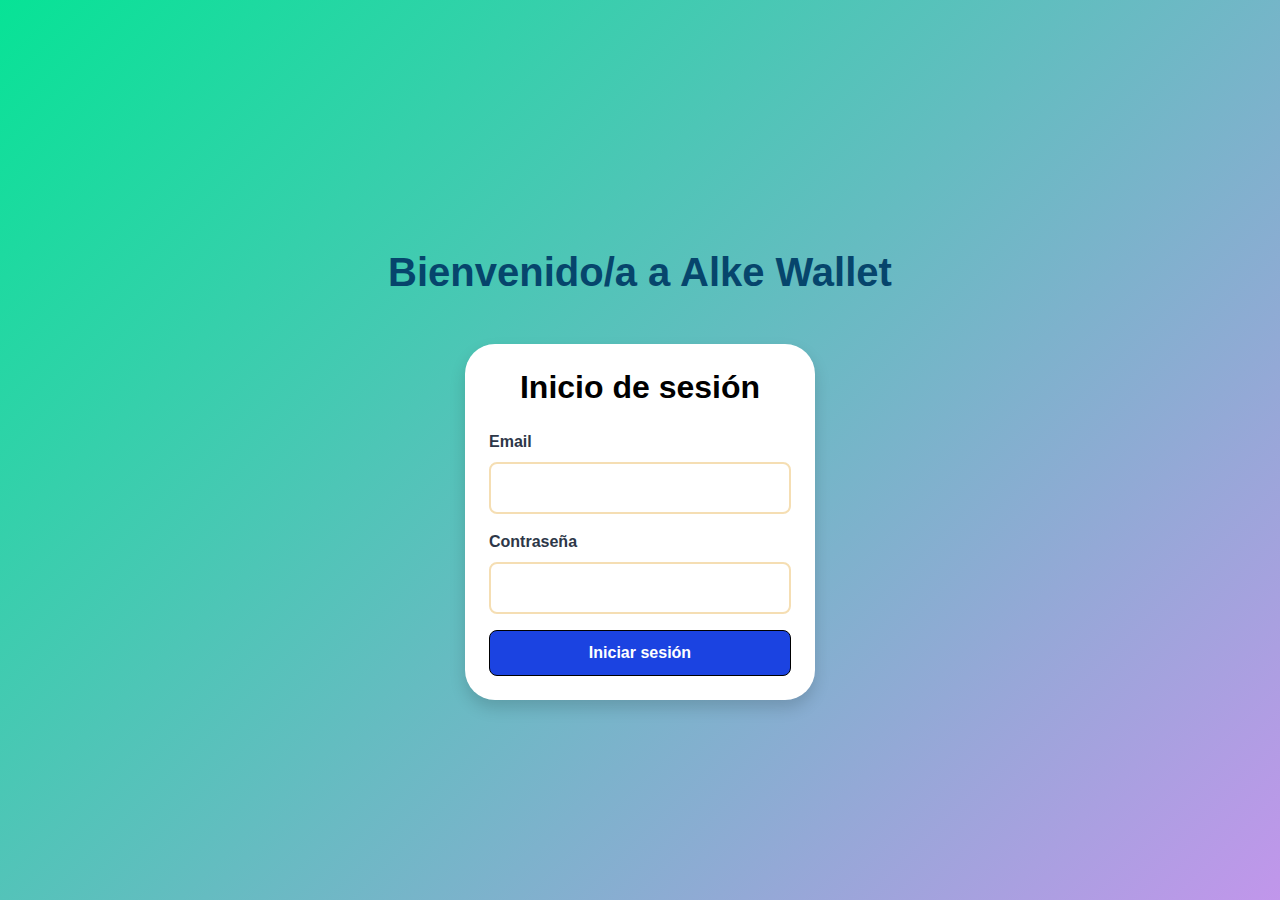
<file: index.html>
<!-- Login de la Wallet, para saber que hace el index  -->
<!DOCTYPE html>
<html lang="es">
<head>
  <meta charset="UTF-8">
  <title>Inicio de sesión</title>
  <link href="https://cdn.jsdelivr.net/npm/bootstrap@5.3.2/dist/css/bootstrap.min.css" rel="stylesheet">
  <link rel="stylesheet" href="styles.css">
</head>
<body class="bg-light d-flex justify-content-center align-items-center vh-100">
  <div class="container mt-5">
    <h1 class="text-center mb-5">Bienvenido/a a Alke Wallet</h1>
    <div class="card p-4 shadow mx-auto" style="width: 350px;">
      <h2 class="text-center mb-4">Inicio de sesión</h2>

    <!-- Formulario -->

    <form action="menu.html" method="get">
      <div class="mb-3">
        <label for="email" class="form-label">Email</label>
        <input type="email" id="email" class="form-control" required>
      </div>
      <div class="mb-3">
        <label for="password" class="form-label">Contraseña</label>
        <input type="password" id="password" class="form-control" required>
      </div>
      <button type="submit" class="btn btn-primary w-100">Iniciar sesión</button>
    </form>
    </div>
  </div>
  <script src="script.js"></script>
</body>
</html>
</file>
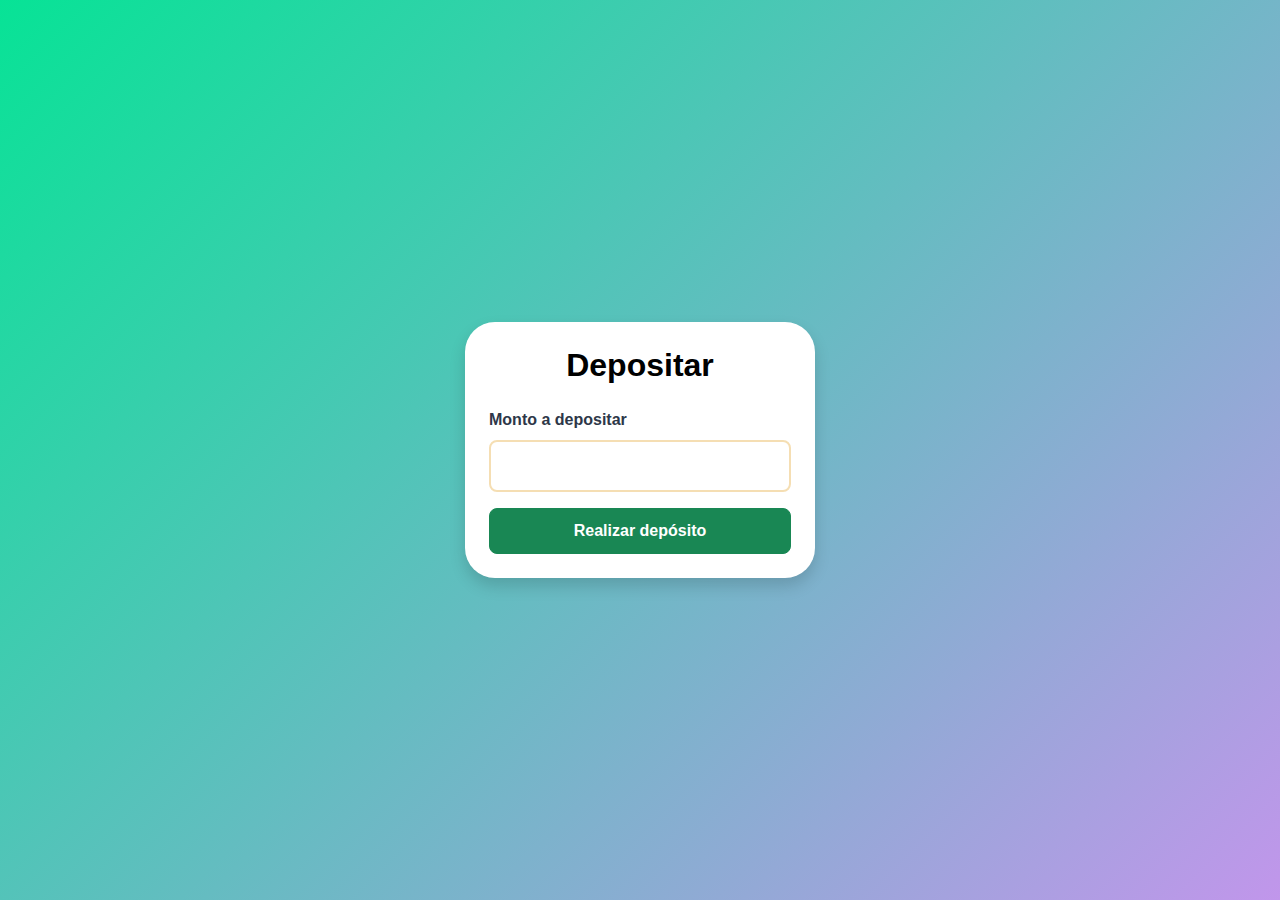
<file: deposit.html>
<!DOCTYPE html>
<html lang="es">
<head>
  <meta charset="UTF-8">
  <title>Depositar</title>
  <link href="https://cdn.jsdelivr.net/npm/bootstrap@5.3.2/dist/css/bootstrap.min.css" rel="stylesheet">
  <link rel="stylesheet" href="styles.css">
</head>
<body class="bg-light d-flex justify-content-center align-items-center vh-100">
  <div class="card p-4 shadow" style="width: 350px;">
    <h2 class="text-center mb-4">Depositar</h2>
    <form id="depositForm">
      <div class="mb-3">
        <label for="amount" class="form-label">Monto a depositar</label>
        <input type="number" id="amount" class="form-control" required>
      </div>
      <button type="submit" class="btn btn-success w-100">Realizar depósito</button>
    </form>
  </div>
  <script src="https://code.jquery.com/jquery-3.6.0.min.js"></script>
  <script src="script.js"></script>
</body>
</html>
</file>
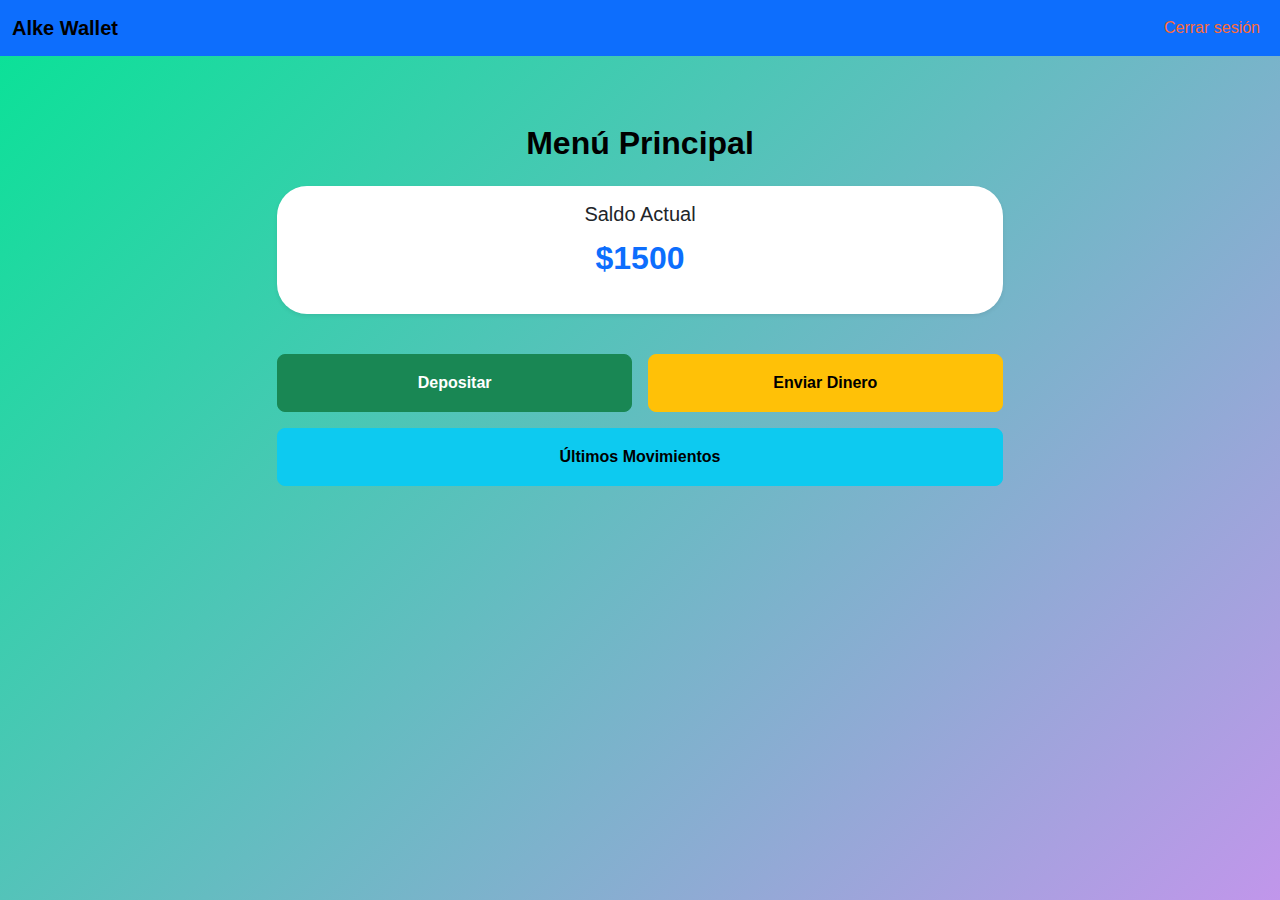
<file: menu.html>
<!DOCTYPE html>
<html lang="es">
<head>
  <meta charset="UTF-8">
  <title>Menú Principal</title>
  <link href="https://cdn.jsdelivr.net/npm/bootstrap@5.3.2/dist/css/bootstrap.min.css" rel="stylesheet">
  <link rel="stylesheet" href="styles.css">
</head>
<body class="bg-light">

  <!-- Barra de navegación responsiva -->

  <nav class="navbar navbar-expand-lg bg-primary">
    <div class="container-fluid">
      <a class="navbar-brand fw-bold">
        <i class="bi"></i> Alke Wallet
      </a>
      <button class="navbar-toggler" type="button" data-bs-toggle="collapse" data-bs-target="#navbarNav" 
              aria-controls="navbarNav" aria-expanded="false" aria-label="Toggle navigation">
        <span class="navbar-toggler-icon"></span>
      </button>
      <div class="collapse navbar-collapse" id="navbarNav">
        <ul class="navbar-nav ms-auto">
          <li class="nav-item">
            <a class="nav-link" href="index.html" style="color: #ff6b35;">Cerrar sesión</a>
          </li>
        </ul>
      </div>
    </div>
  </nav>

  <div class="container mt-5">
    <div class="row">
      <div class="col-md-8 mx-auto">
        <h2 class="mb-4 text-center">Menú Principal</h2>
        
  <!-- Tarjetas  -->
   
        <div class="card mb-4 shadow-sm">
          <div class="card-body text-center">
            <h5 class="card-title">Saldo Actual</h5>
            <p class="fs-2 fw-bold text-primary" id="saldo">$0.00</p>
          </div>
        </div>

        <p id="mensajeRedir" class="mt-3 text-primary fw-bold text-center"></p>


        <div class="row g-3 mt-2">
          <div class="col-md-6">
            <a href="deposit.html" class="btn btn-success w-100 redir-btn py-3" data-destino="Depósito">
              <i class="bi bi-plus-circle"></i> Depositar
            </a>
          </div>
          <div class="col-md-6">
            <a href="sendmoney.html" class="btn btn-warning w-100 redir-btn py-3" data-destino="Enviar Dinero">
              <i class="bi bi-arrow-right-circle"></i> Enviar Dinero
            </a>
          </div>
          <div class="col-12">
            <a href="transactions.html" class="btn btn-info w-100 redir-btn py-3" data-destino="Últimos Movimientos">
              <i class="bi bi-clock-history"></i> Últimos Movimientos
            </a>
          </div>
        </div>
      </div>
    </div>
  </div>

  <script src="https://cdn.jsdelivr.net/npm/bootstrap@5.3.2/dist/js/bootstrap.bundle.min.js"></script>
  <script src="https://code.jquery.com/jquery-3.6.0.min.js"></script>
  <script src="script.js"></script>
</body>
</html>
</file>
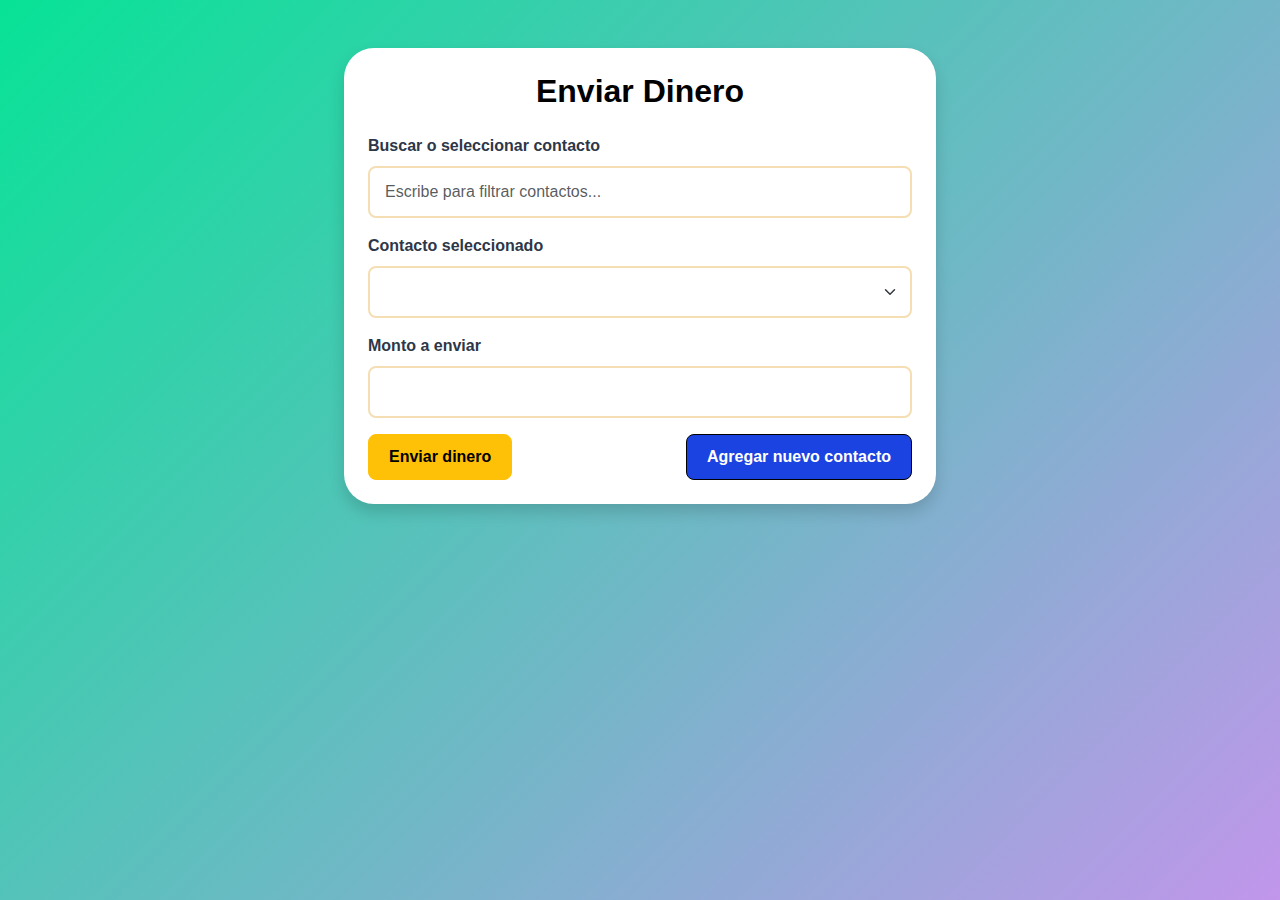
<file: sendmoney.html>
<!DOCTYPE html>
<html lang="es">
<head>
  <meta charset="UTF-8">
  <title>Enviar Dinero</title>
  <link href="https://cdn.jsdelivr.net/npm/bootstrap@5.3.2/dist/css/bootstrap.min.css" rel="stylesheet">
  <link rel="stylesheet" href="styles.css">
</head>
<body class="bg-light p-5">

  <div class="card p-4 shadow col-6 mx-auto">
    <h2 class="text-center mb-4">Enviar Dinero</h2>


    <div class="mb-3">
      <label for="buscarContacto" class="form-label">Buscar o seleccionar contacto</label>
      <input type="text" id="buscarContacto" class="form-control" placeholder="Escribe para filtrar contactos...">
      <ul class="list-group mt-2" id="sugerenciasContactos" style="display: none;"></ul>
    </div>

    <div class="mb-3">
      <label for="contactSelect" class="form-label">Contacto seleccionado</label>
      <select id="contactSelect" class="form-select"></select>
    </div>

   
    <div class="mb-3">
      <label for="amountSend" class="form-label">Monto a enviar</label>
      <input type="number" id="amountSend" class="form-control" required>
    </div>

    
    <div class="d-flex justify-content-between">
      <button id="sendMoneyBtn" class="btn btn-warning">Enviar dinero</button>
      <button id="addContactBtn" class="btn btn-primary">Agregar nuevo contacto</button>
    </div>
  </div>

  <!-- Modal para agregar contacto, que seria un formulario en una ventana emergente-->

  <div class="modal fade" id="contactModal" tabindex="-1" aria-hidden="true">
    <div class="modal-dialog">
      <div class="modal-content">
        <form id="contactForm">
          <div class="modal-header">
            <h5 class="modal-title">Nuevo Contacto</h5>
            <button type="button" class="btn-close" data-bs-dismiss="modal"></button>
          </div>
          <div class="modal-body">
            <div class="mb-3">
              <label for="nombre" class="form-label">Nombre y Apellido</label>
              <input type="text" id="nombre" class="form-control" required>
            </div>
            <div class="mb-3">
              <label for="rut" class="form-label">RUT</label>
              <input type="text" id="rut" class="form-control" required>
            </div>
            <div class="mb-3">
              <label for="alias" class="form-label">Alias</label>
              <input type="text" id="alias" class="form-control" required>
            </div>
            <div class="mb-3">
              <label for="banco" class="form-label">Nombre del Banco</label>
              <input type="text" id="banco" class="form-control" required>
            </div>
          </div>
          <div class="modal-footer">
            <button type="submit" class="btn btn-success">Guardar contacto</button>
          </div>
        </form>
      </div>
    </div>
  </div>

  <script src="https://code.jquery.com/jquery-3.6.0.min.js"></script>
  <script src="script.js"></script>
  <script src="https://cdn.jsdelivr.net/npm/bootstrap@5.3.2/dist/js/bootstrap.bundle.min.js"></script>
</body>
</html>
</file>
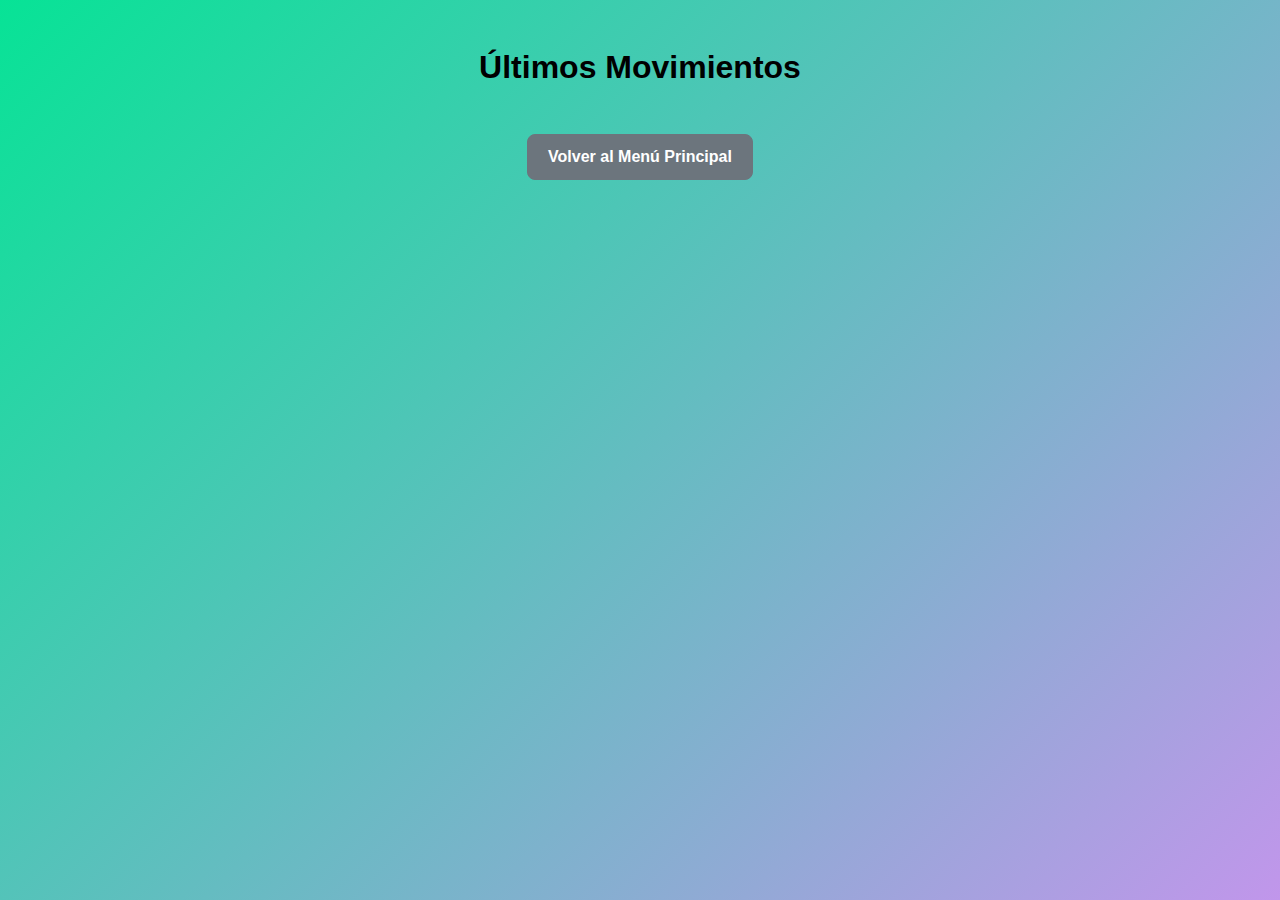
<file: transactions.html>
<!DOCTYPE html>
<html lang="es">
<head>
  <meta charset="UTF-8">
  <title>Últimos Movimientos</title>
  <link href="https://cdn.jsdelivr.net/npm/bootstrap@5.3.2/dist/css/bootstrap.min.css" rel="stylesheet">
  <link rel="stylesheet" href="styles.css">
</head>
<body class="bg-light p-5">
  <h2 class="text-center mb-4">Últimos Movimientos</h2>
  <ul class="list-group col-6 mx-auto" id="movimientosLista"></ul>
  <div class="text-center mt-4">
    <a href="menu.html" class="btn btn-secondary">Volver al Menú Principal</a>
  </div>
  <script src="https://code.jquery.com/jquery-3.6.0.min.js"></script>
  <script src="script.js"></script>
</body>
</html>
</file>
<file: styles.css>
/* Estilos personalizados*/

* {
  margin: 0;
  padding: 0;
  box-sizing: border-box;
}

/* Cuerpo principal */
body {
  font-family: 'Segoe UI', Tahoma, Geneva, Verdana, sans-serif;
  background: linear-gradient(135deg, #07e396 0%, #c196eb 100%);
  min-height: 100vh;
  color: #333;
}

/* Tarjeta */
.card {
  background-color: white;
  border-radius: 30px;
  border: none;
  box-shadow: 0 8px 32px rgba(0, 0, 0, 0.1);
}

/* Encabezados */
h1 {
  color: rgb(6, 69, 108);
  font-weight: 700;
  margin-bottom: 25px;
  text-align: center;
}
h2 {
  color: black;
  font-weight: 700;
  margin-bottom: 25px;
  text-align: center;
}


/* Botones */
.btn {
  border-radius: 8px;
  font-weight: 600;
  padding: 10px 20px;
}

.btn-primary {
  background-color: #1b43e1;
  border-color: black;
}

.btn-danger {
  background-color: #f56565;
  border-color: #f56565;
}

/* Formularios */
.form-control, .form-select {
  border-radius: 8px;
  border: 2px solid wheat;
  padding: 12px 15px;
}

.form-control:focus, .form-select:focus {
  border-color: #667eea;
  box-shadow: 0 0 0 3px rgba(102, 126, 234, 0.1);
  outline: none;
}

.form-label {
  font-weight: 600;
  color: #2d3748;
  margin-bottom: 8px;
}

/* Listas */
.list-group-item {
  border-color: #e2e8f0;
  border-radius: 8px;
  margin-bottom: 10px;
  padding: 15px;
  background-color: #f7fafc;
}

/* Tabla */
table {
  border-collapse: collapse;
  width: 100%;
}

thead {
  background-color: #667eea;
  color: white;
}

tbody tr:nth-child(even) {
  background-color: #f7fafc;
}

th, td {
  padding: 12px;
  text-align: left;
  border-bottom: 1px solid #e2e8f0;
}

/* Alertas */
.alert {
  border-radius: 8px;
  border: none;
}

.alert-success {
  background-color: #c6f6d5;
  color: #22543d;
}

.alert-danger {
  background-color: #fed7d7;
  color: #742a2a;
}

.alert-info {
  background-color: #bee3f8;
  color: #2c5282;
}

/* Contenedores */

.container {
  padding: 20px;
}

.text-center {
  text-align: center;
}

/* Utilidades de espaciado (margen)*/

.mt-4 {
  margin-top: 1.5rem;
}

.mb-4 {
  margin-bottom: 1.5rem;
}

/* Enlace personalizado */
a {
  color: #667eea;
  text-decoration: none;
}
</file>
